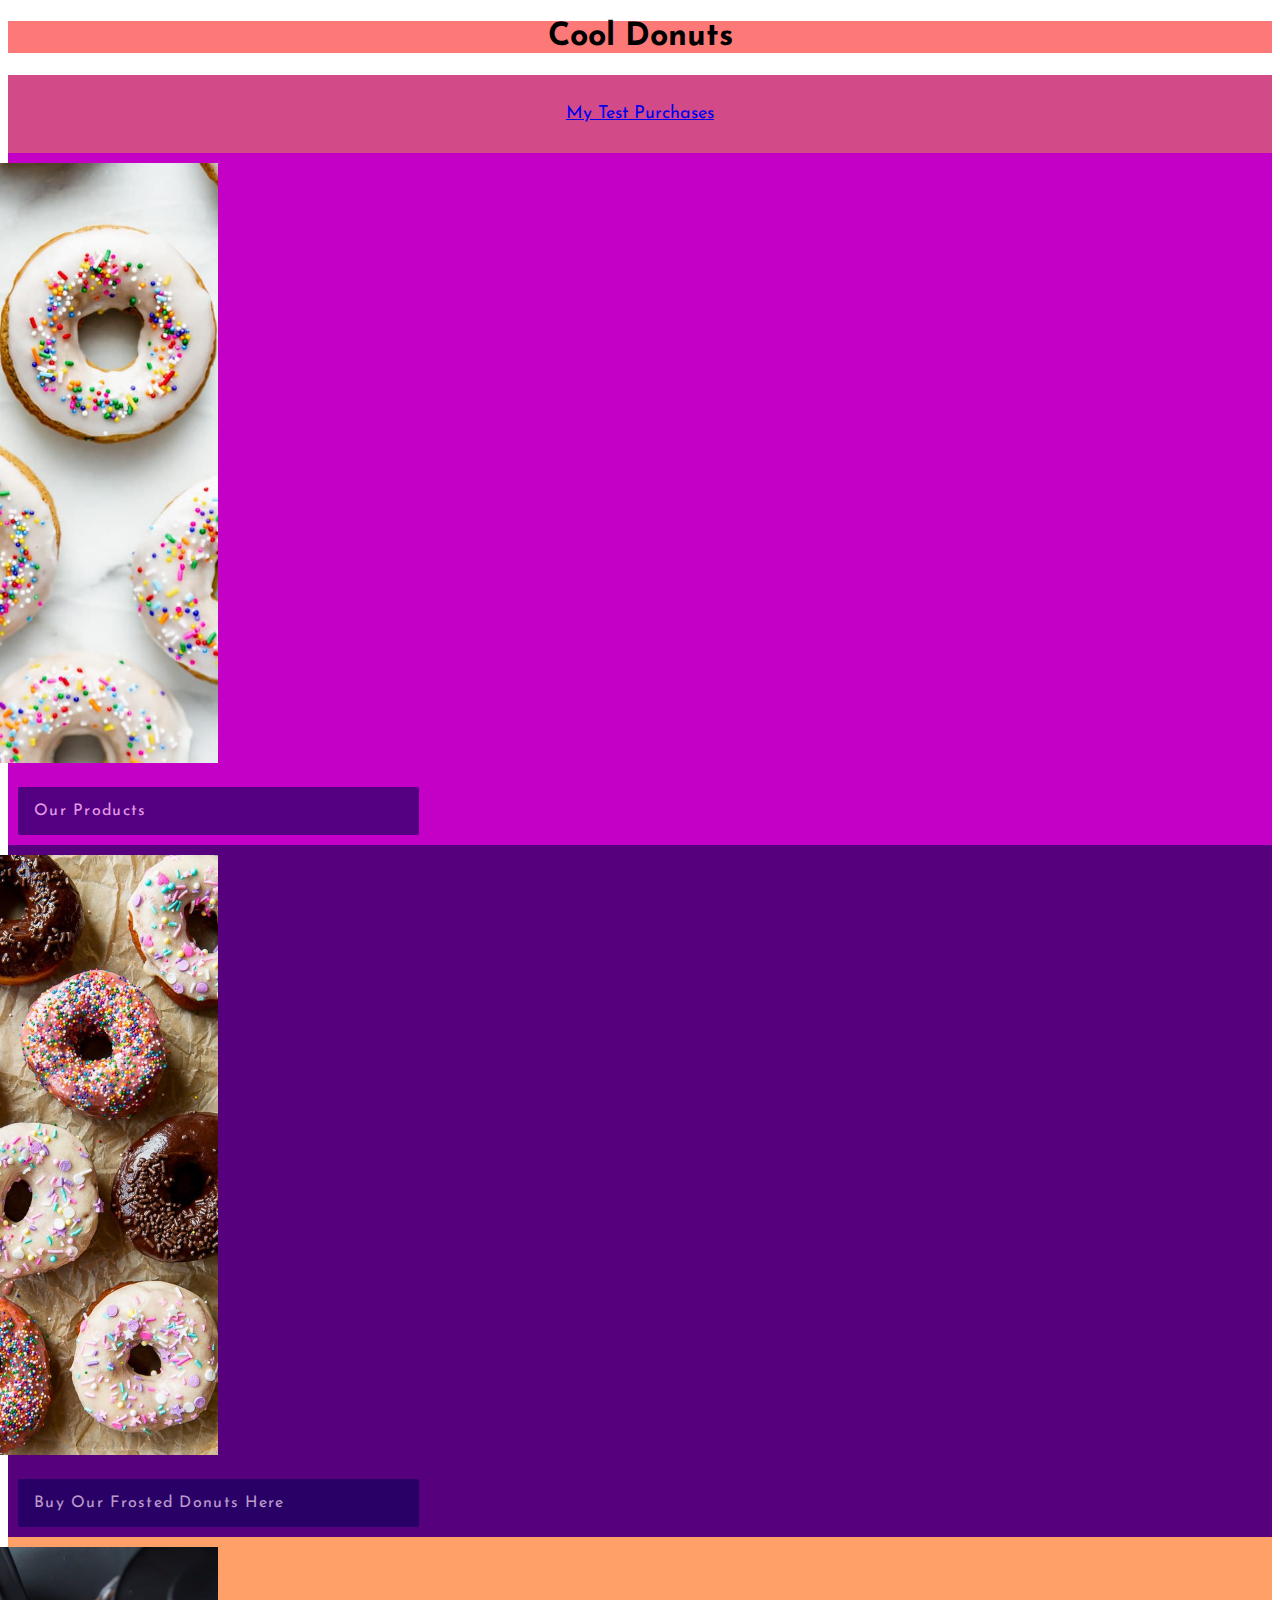
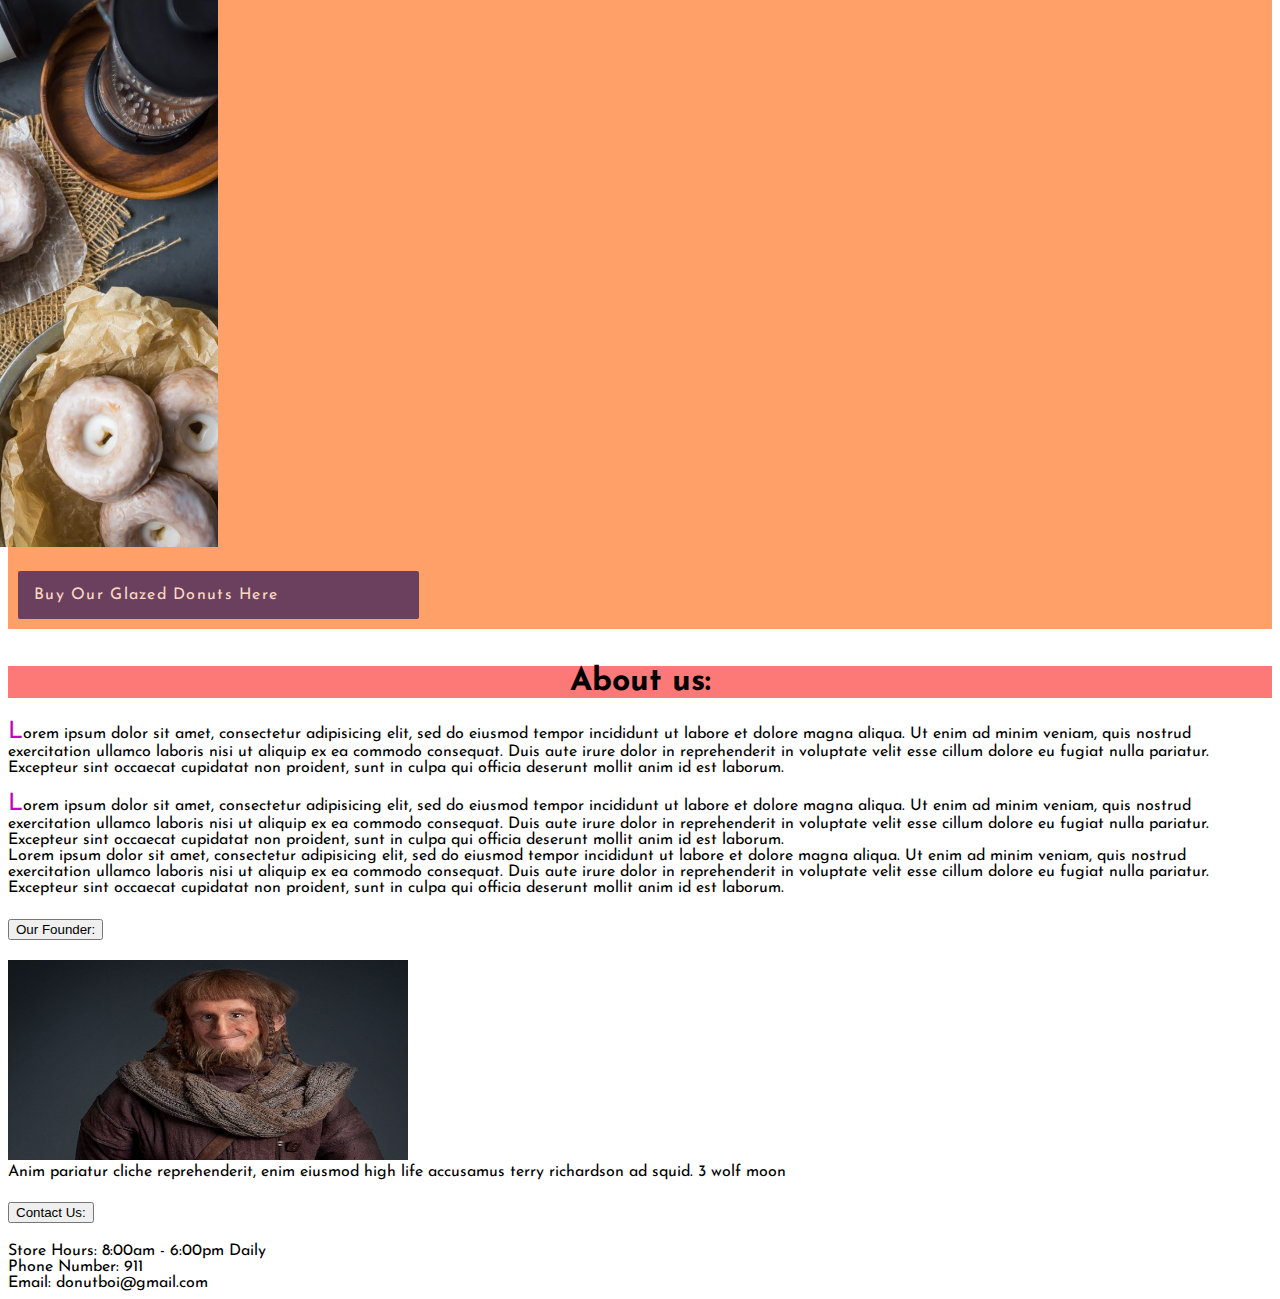
<file: q1/www/index.html>
<!DOCTYPE html>
<html lang="zxx" dir="ltr">

<head>
  <meta charset="utf-8">
  <title>Cool Donuts</title>
  <link rel="icon" href="img/favicon.png" type="image/x-icon" sizes="16x16">
  <link rel="stylesheet" href="https://stackpath.bootstrapcdn.com/bootstrap/4.2.1/css/bootstrap.min.css" integrity="sha384-GJzZqFGwb1QTTN6wy59ffF1BuGJpLSa9DkKMp0DgiMDm4iYMj70gZWKYbI706tWS" crossorigin="anonymous">
  <link rel="stylesheet" href="css/styles.css">
  <script src="https://code.jquery.com/jquery-3.3.1.slim.min.js" integrity="sha384-q8i/X+965DzO0rT7abK41JStQIAqVgRVzpbzo5smXKp4YfRvH+8abtTE1Pi6jizo" crossorigin="anonymous"></script>
  <script src="https://cdnjs.cloudflare.com/ajax/libs/popper.js/1.14.6/umd/popper.min.js" integrity="sha384-wHAiFfRlMFy6i5SRaxvfOCifBUQy1xHdJ/yoi7FRNXMRBu5WHdZYu1hA6ZOblgut" crossorigin="anonymous"></script>
  <script src="https://stackpath.bootstrapcdn.com/bootstrap/4.2.1/js/bootstrap.min.js" integrity="sha384-B0UglyR+jN6CkvvICOB2joaf5I4l3gm9GU6Hc1og6Ls7i6U/mkkaduKaBhlAXv9k" crossorigin="anonymous"></script>
  <link rel="stylesheet" href="https://stackpath.bootstrapcdn.com/font-awesome/4.7.0/css/font-awesome.min.css">
  <link rel="stylesheet" href="https://stackpath.bootstrapcdn.com/bootstrap/4.2.1/css/bootstrap.min.css" integrity="sha384-GJzZqFGwb1QTTN6wy59ffF1BuGJpLSa9DkKMp0DgiMDm4iYMj70gZWKYbI706tWS" crossorigin="anonymous">
  <script src="https://cdnjs.cloudflare.com/ajax/libs/jquery/3.3.1/jquery.min.js"></script>
  <script src="https://cdnjs.cloudflare.com/ajax/libs/popper.js/1.14.6/umd/popper.min.js" integrity="sha384-wHAiFfRlMFy6i5SRaxvfOCifBUQy1xHdJ/yoi7FRNXMRBu5WHdZYu1hA6ZOblgut" crossorigin="anonymous"></script>
  <script src="https://stackpath.bootstrapcdn.com/bootstrap/4.2.1/js/bootstrap.min.js" integrity="sha384-B0UglyR+jN6CkvvICOB2joaf5I4l3gm9GU6Hc1og6Ls7i6U/mkkaduKaBhlAXv9k" crossorigin="anonymous"></script>
  <script src="http://wlu-cp202.appspot.com/CP202/Fall2019/shopping_cart_v1/cart.js" async></script>
  <script>
    localStorage.checkoutURL = 'checkout.html';
  </script>
</head>

<body>
  <h1>
    Cool Donuts <br>
  </h1>
  <div class="header"><a href="orders/index.html">My Test Purchases</a></div>
  <div class="container-fluid px-0">
    <div id="carouselExampleControls" data-interval="false" class="carousel slide" data-ride="carousel">
      <div class="carousel-inner bg-info" role="listbox">
        <div style="background:#c400c6" class="carousel-item active">
          <div class="d-flex align-items-center justify-content-center min-vh-100">
            <div class="column left">
              <img src="img/donuts.jpg" alt="Donuts" class="justify-content-center d-block h-100" style="margin-left: -200px;" width="400">
            </div>

            <div class="column right">
              <a href="products/index.html" class="cta">Our Products</a>
            </div>

          </div>
        </div>
        <div style="background:#57007e" class="carousel-item">
          <div class="d-flex align-items-center justify-content-center min-vh-100">
            <div class="column left">
              <img src="img/frosted.jpg" alt="Frosted Donuts" class="justify-content-center d-block h-100" style="margin-left: -200px;" width="400">
            </div>

            <div class="column right">
              <a href="frosted/index.html" class="cta">Buy Our Frosted Donuts Here</a>
            </div>

          </div>
        </div>
        <div style="background:#ffa069" class="carousel-item">
          <div class="d-flex align-items-center justify-content-center min-vh-100">
            <div class="column left">
              <img src="img/glazed.jpg" alt="Glazed Donuts" class="justify-content-center d-block h-100" style="margin-left: -200px" width="400">
            </div>

            <div class="column left">
              <a href="glazed/index.html" class="cta">Buy Our Glazed Donuts Here</a>
            </div>
          </div>
        </div>
      </div>
      <a class="carousel-control-prev" href="#carouselExampleControls" role="button" data-slide="prev">
        <span class="carousel-control-prev-icon" aria-hidden="true"></span>
        <span class="sr-only">Previous</span>
      </a>
      <a class="carousel-control-next" href="#carouselExampleControls" role="button" data-slide="next">
        <span class="carousel-control-next-icon" aria-hidden="true"></span>
        <span class="sr-only">Next</span>
      </a>
    </div>
  </div>
  <div class="container">
    <div class="row">
      <div class="col-sm">
        <br>
        <h1>About us:</h1>
        <p>
          Lorem ipsum dolor sit amet, consectetur adipisicing elit, sed do eiusmod tempor incididunt ut labore
          et dolore magna aliqua. Ut enim ad minim veniam, quis nostrud exercitation ullamco laboris nisi ut
          aliquip ex ea commodo consequat. Duis aute irure dolor in reprehenderit in voluptate velit esse cillum
          dolore eu fugiat nulla pariatur. Excepteur sint occaecat cupidatat non proident, sunt in culpa qui
          officia deserunt mollit anim id est laborum.
        </p>

        <p>
          Lorem ipsum dolor sit amet, consectetur adipisicing elit, sed do eiusmod tempor incididunt ut labore
          et dolore magna aliqua. Ut enim ad minim veniam, quis nostrud exercitation ullamco laboris nisi ut
          aliquip ex ea commodo consequat. Duis aute irure dolor in reprehenderit in voluptate velit esse cillum
          dolore eu fugiat nulla pariatur. Excepteur sint occaecat cupidatat non proident, sunt in culpa qui
          officia deserunt mollit anim id est laborum.

          <br>
          Lorem ipsum dolor sit amet, consectetur adipisicing elit, sed do eiusmod tempor incididunt ut labore
          et dolore magna aliqua. Ut enim ad minim veniam, quis nostrud exercitation ullamco laboris nisi ut
          aliquip ex ea commodo consequat. Duis aute irure dolor in reprehenderit in voluptate velit esse cillum
          dolore eu fugiat nulla pariatur. Excepteur sint occaecat cupidatat non proident, sunt in culpa qui
          officia deserunt mollit anim id est laborum.
        </p>
      </div>
    </div>
  </div>
  <div class="container py-4">
    <div class="accordion" id="accordionExample">
      <div class="card">
        <div class="card-header" id="founder">
          <h2 class="mb-0">
            <button class="btn btn-link collapsed" type="button" data-toggle="collapse" data-target="#collapseOne" aria-expanded="false" aria-controls="collapseOne">
              Our Founder:
            </button>
          </h2>
        </div>
        <div id="collapseOne" class="collapse show" data-parent="#accordionExample">
          <div class="card-body">
            <img src="img/founder.jpg" alt="Picture of our Founder" height="200" width="400"><br>
            Anim pariatur cliche reprehenderit, enim eiusmod high life accusamus terry richardson ad squid. 3 wolf moon
          </div>
        </div>
      </div>
      <div class="card">
        <div class="card-header" id="contact">
          <h2 class="mb-0">
            <button class="btn btn-link collapsed" type="button" data-toggle="collapse" data-target="#collapseTwo" aria-expanded="false" aria-controls="collapseTwo">
              Contact Us:
            </button>
          </h2>
        </div>
        <div id="collapseTwo" class="collapse" data-parent="#accordionExample">
          <div class="card-body">
            Store Hours: 8:00am - 6:00pm Daily <br>
            Phone Number: 911 <br>
            Email: donutboi@gmail.com
          </div>
        </div>
      </div>
    </div>
  </div>
</body>

</html>
</file>
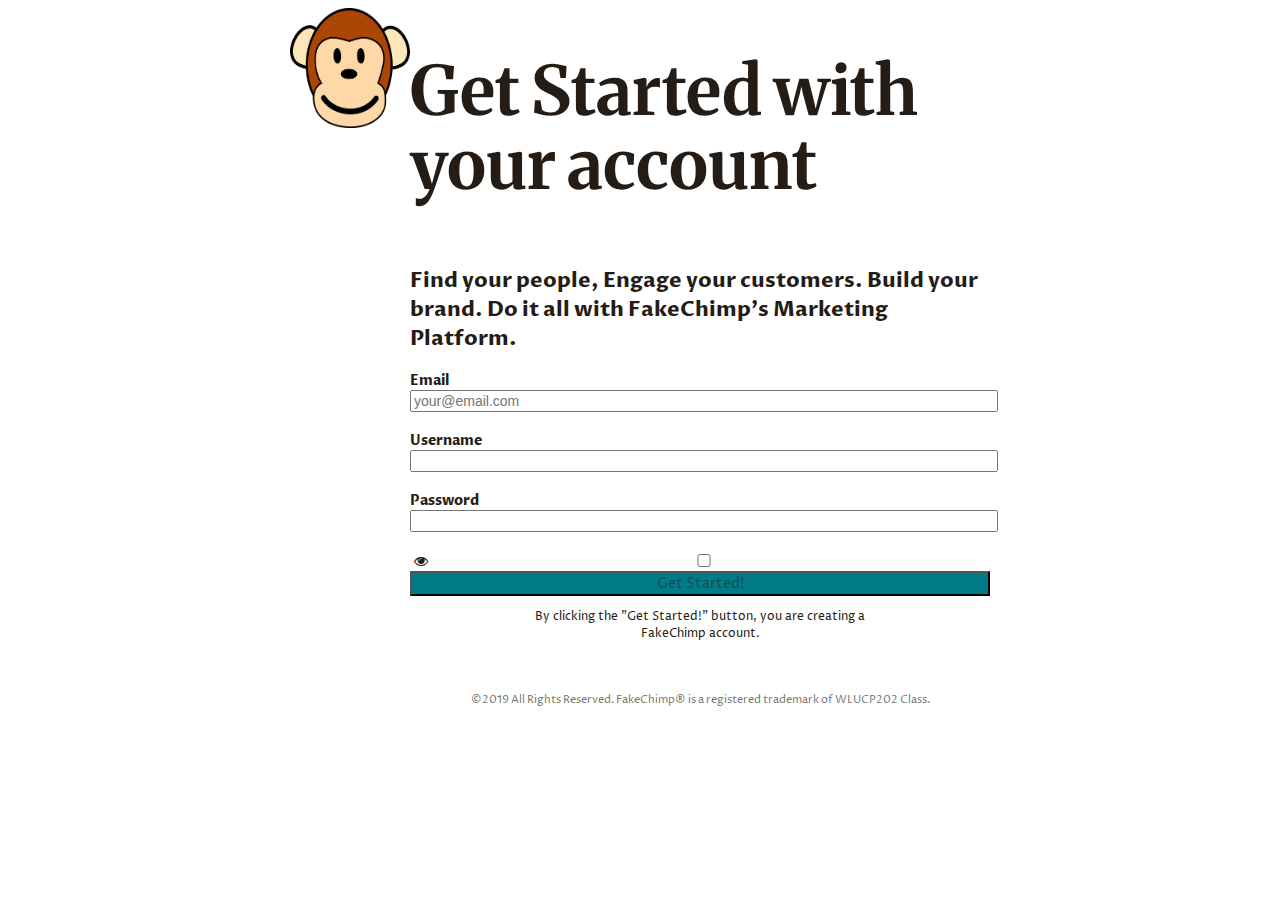
<file: q2/www/index.html>
<!DOCTYPE html>
<html lang="en" dir="ltr">

<head>
  <meta charset="utf-8">
  <title>FakeChimp's Registration Form</title>
  <link rel="stylesheet" href="https://stackpath.bootstrapcdn.com/font-awesome/4.7.0/css/font-awesome.min.css">  <link rel="stylesheet" href="css/styles.css">
  <meta name='viewport' content='width=device-width, initial-scale=1.0, maximum-scale=1.0' />
  <link rel="icon" href="img/favicon-16x16.png" type="image/x-icon" sizes="16x16">
  <script src="js/app.js" async></script>
</head>

<body>
  <div class="container">
    <div class="image">
      <img src="img/logo.png" class="logo" height="120" width="120" alt="silly monkey">
      <img src="img/logoBW.png" class="logoBW" height="120" width="120" alt="silly greyscale monkey">
    </div>
    <div class="header">
      <h1>Get Started with your account</h1>
    </div>
    <div class="form">
      <h2>Find your people, Engage your customers. Build your brand. Do it all with FakeChimp's Marketing Platform.</h2>
      <form id="form" action="http://cp202-server.appspot.com/register" onsubmit="return validateForm()" method="post">
        <div class="form_title">
          Email
        </div>
        <input type="text" name="email" id="email" placeholder="your@email.com" required><br><br>
        <div class="form_title">
          Username
        </div>
        <input type="text" name="username" id="username" required><br><br>
        <div class="form_title">
          Password
        </div>
        <input type="password" name="password" id="password" required><br><br>
        <input type="checkbox" class="fa fa-eye" aria-hidden="true" onclick="reveal()">
        <input type="hidden" name="student_id" id="student_id" value="181512590">
        <input type="submit" class="button" name="submit" id="submit" onsubmit="validateForm()" value="Get Started!">
      </form>
      <p>By clicking the "Get Started!" button, you are creating a FakeChimp account.</p><br><br>
      <div class="footer">
        ©2019 All Rights Reserved. FakeChimp® is a registered trademark of WLUCP202 Class.
      </div>
    </div>
  </div>
</body>

</html>
</file>
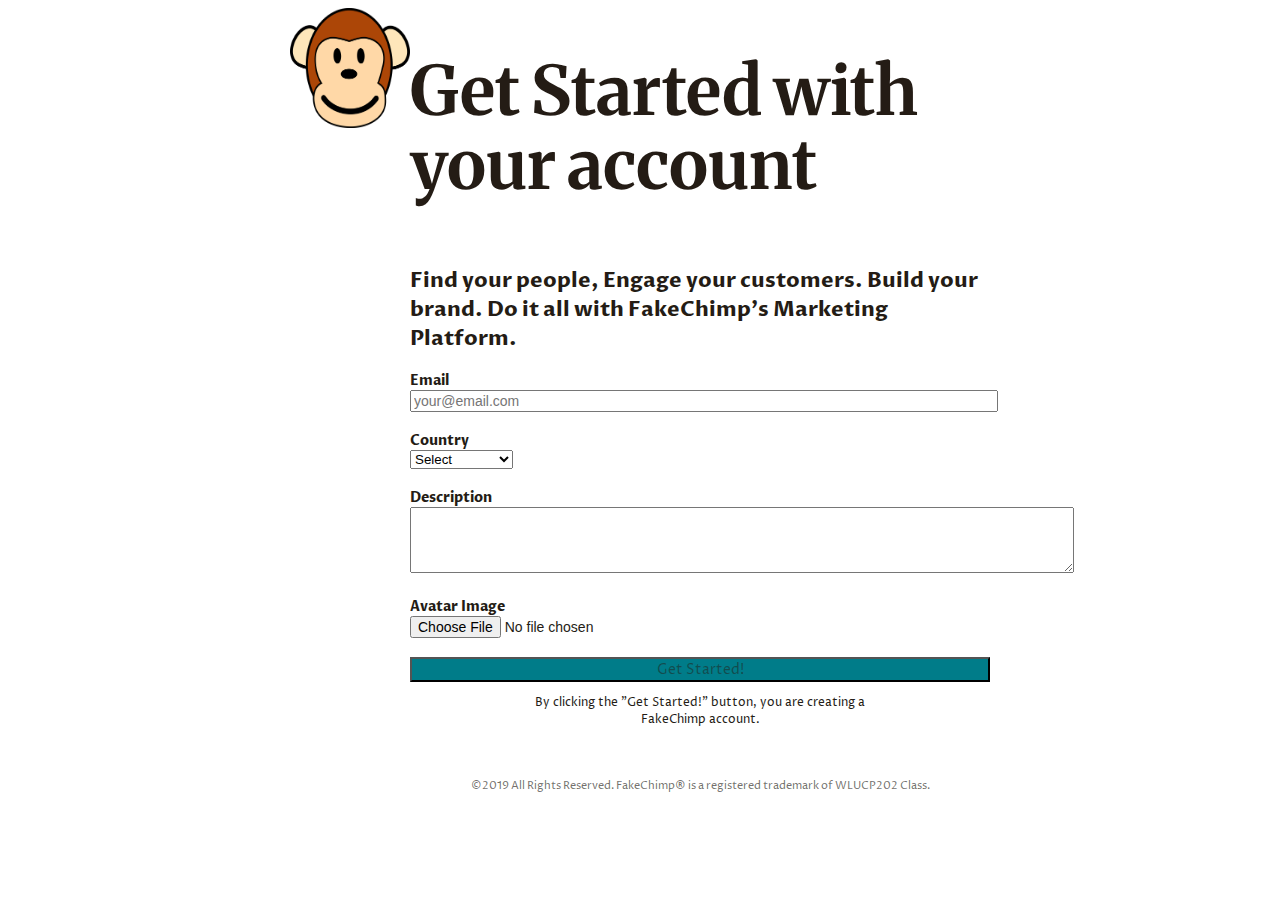
<file: q3/www/index.html>
<!DOCTYPE html>
<html lang="en" dir="ltr">

<head>
  <meta charset="utf-8">
  <title>FakeChimp's Registration Form</title>
  <link rel="stylesheet" href="css/styles.css">
  <meta name='viewport' content='width=device-width, initial-scale=1.0, maximum-scale=1.0' />
  <link rel="icon" href="img/favicon-16x16.png" type="image/x-icon" sizes="16x16">
  <script src="js/app.js"></script>
</head>

<body>
  <div class="container">
    <div class="image">
      <img src="img/logo.png" class="logo" height="120" width="120" alt="silly monkey">
      <img src="img/logoBW.png" class="logoBW" height="120" width="120" alt="silly greyscale monkey">
    </div>
    <div class="header">
      <h1>Get Started with your account</h1>
    </div>
    <div class="form">
      <h2>Find your people, Engage your customers. Build your brand. Do it all with FakeChimp's Marketing Platform.</h2>
      <form id="form" action="http://cp202-server.appspot.com/register_with_image" onsubmit="return validateEmail()" method="post" enctype="multipart/form-data">
        <div class="form_title">
          Email
        </div>
        <input type="text" id="email" name="email" placeholder="your@email.com" required><br><br>
        <div class="form_title">
          Country
        </div>
        <select id="country" name="country" required>
          <option value="">Select</option>
          <option value="Canada">Canada</option>
          <option value="United States">United States</option>
        </select>
        <br><br>
        <div class="form_title">
          Description
        </div>
        <textarea name="description" id="description" rows="4" cols="80" required></textarea>
        <br><br>
        <div class="form_title">
          Avatar Image
        </div>
        <input type="file" id="avatar" name="avatarImage" required><br><br>
        <input type="hidden" name="student_id" id="student_id" value="181512590">
        <input type="submit" class="button" name="submit" id="submit" onsubmit="validateEmail()" value="Get Started!">
      </form>
      <p>By clicking the "Get Started!" button, you are creating a FakeChimp account.</p><br><br>
      <div class="footer">
        ©2019 All Rights Reserved. FakeChimp® is a registered trademark of WLUCP202 Class.
      </div>
    </div>
  </div>
</body>

</html>
</file>
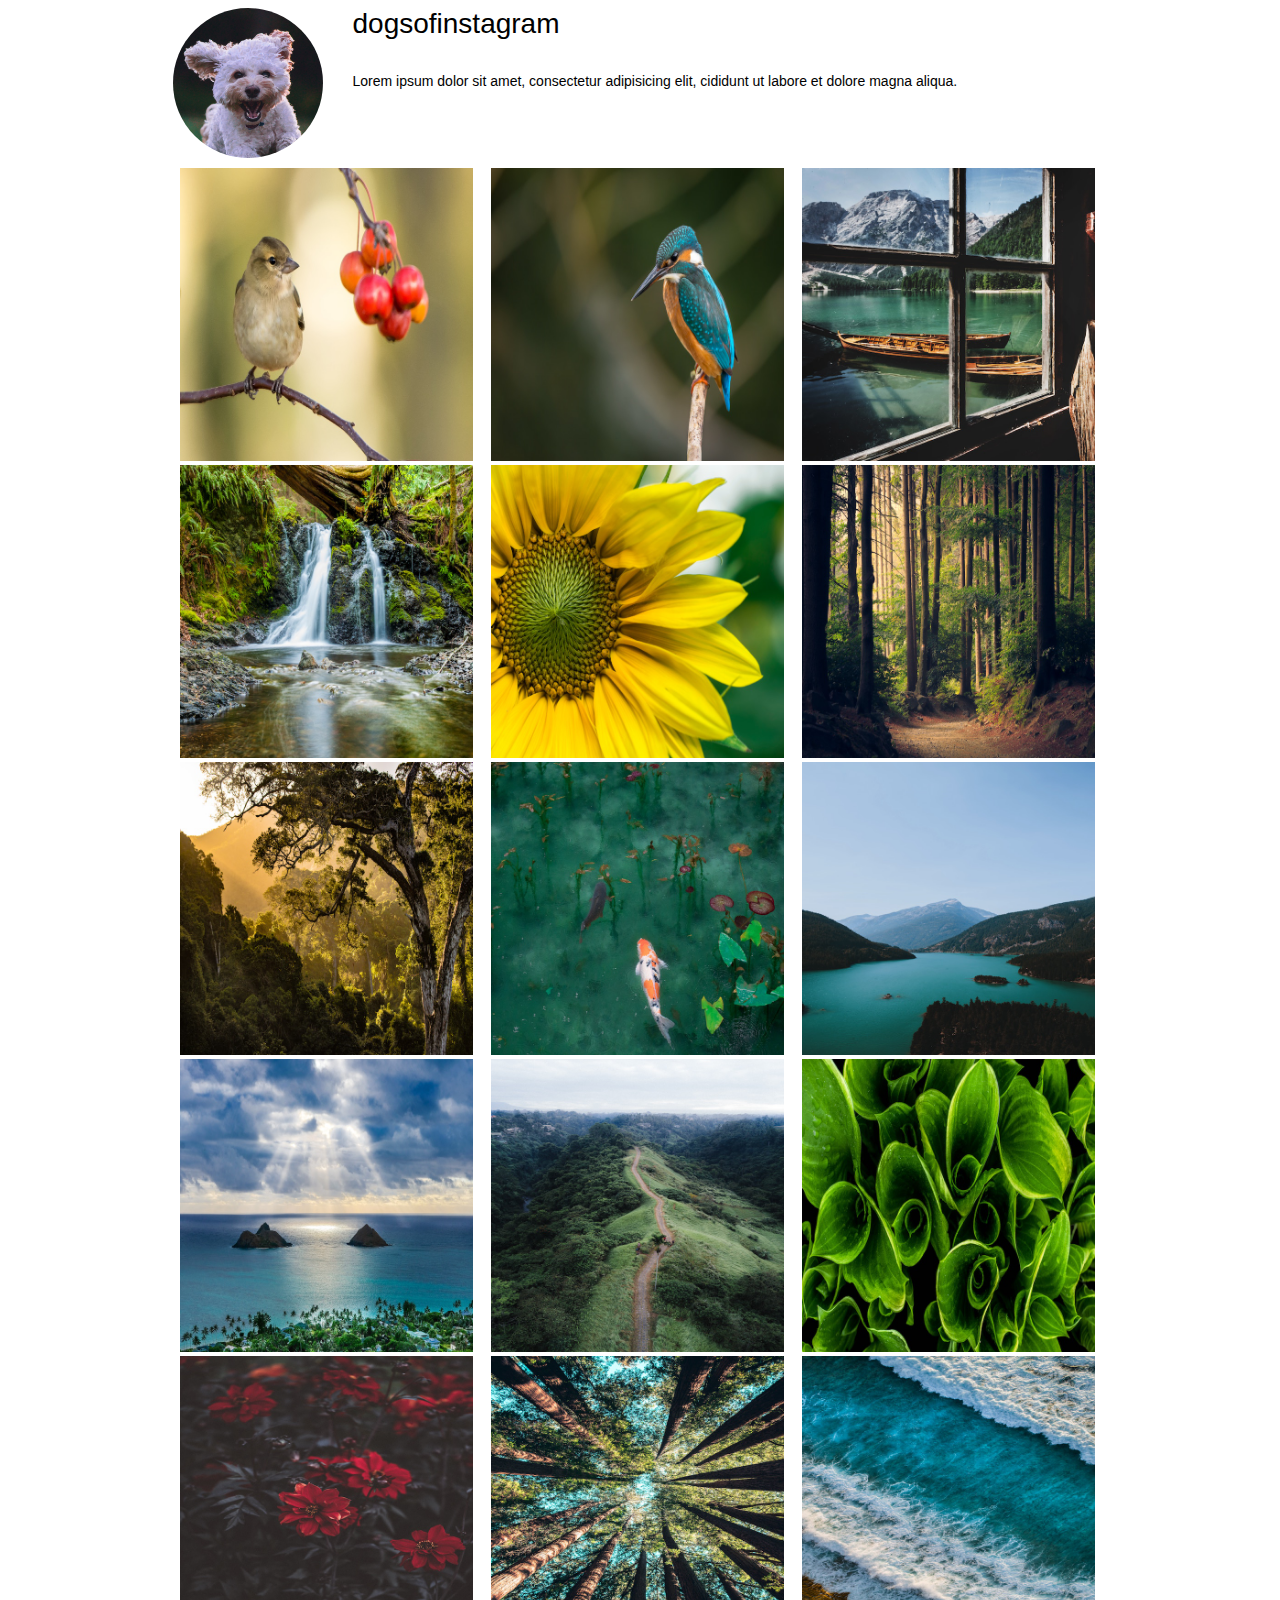
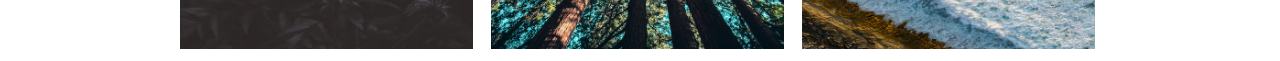
<file: q4/www/index.html>
<!DOCTYPE html>
<html lang="en" dir="ltr">

<head>
  <meta charset="utf-8">
  <meta name='viewport' content='width=device-width, initial-scale=1.0, maximum-scale=1.0' />
  <link rel="icon" href="img/favicon-16x16.png" type="image/x-icon" sizes="16x16">
  <link rel="stylesheet" href="css/styles.css">
  <title>Fakestagram</title>
</head>

<body>
  <div class="container">
    <img src='img/avatar.jpg' class="profileimg" alt="doggy">
    <div class="profileHeader">
      dogsofinstagram
    </div>
    <div class="profileDesc">
      Lorem ipsum dolor sit amet, consectetur adipisicing elit, cididunt ut labore et dolore magna aliqua.
    </div>
    <div class="posts">
      <img src='img/bird.jpg' class="img" alt="bird">
      <img src='img/blue.jpg' class="img" alt="blue">
      <img src='img/boat.jpg' class="img" alt="boat">
      <img src='img/falls.jpg' class="img" alt="falls">
      <img src='img/flower.jpg' class="img" alt="flower">
      <img src='img/forest.jpg' class="img" alt="forest">
      <img src='img/jungle.jpg' class="img" alt="jungle">
      <img src='img/koi.jpg' class="img" alt="koi">
      <img src='img/lake.jpg' class="img" alt="lake">
      <img src='img/ocean.jpg' class="img" alt="ocean">
      <img src='img/path.jpg' class="img" alt="path">
      <img src='img/plants.jpg' class="img" alt="plants">
      <img src='img/red.jpg' class="img" alt="red">
      <img src='img/trees.jpg' class="img" alt="trees">
      <img src='img/waves.jpg' class="img" alt="waves">
    </div>
  </div>
</body>

</html>
</file>
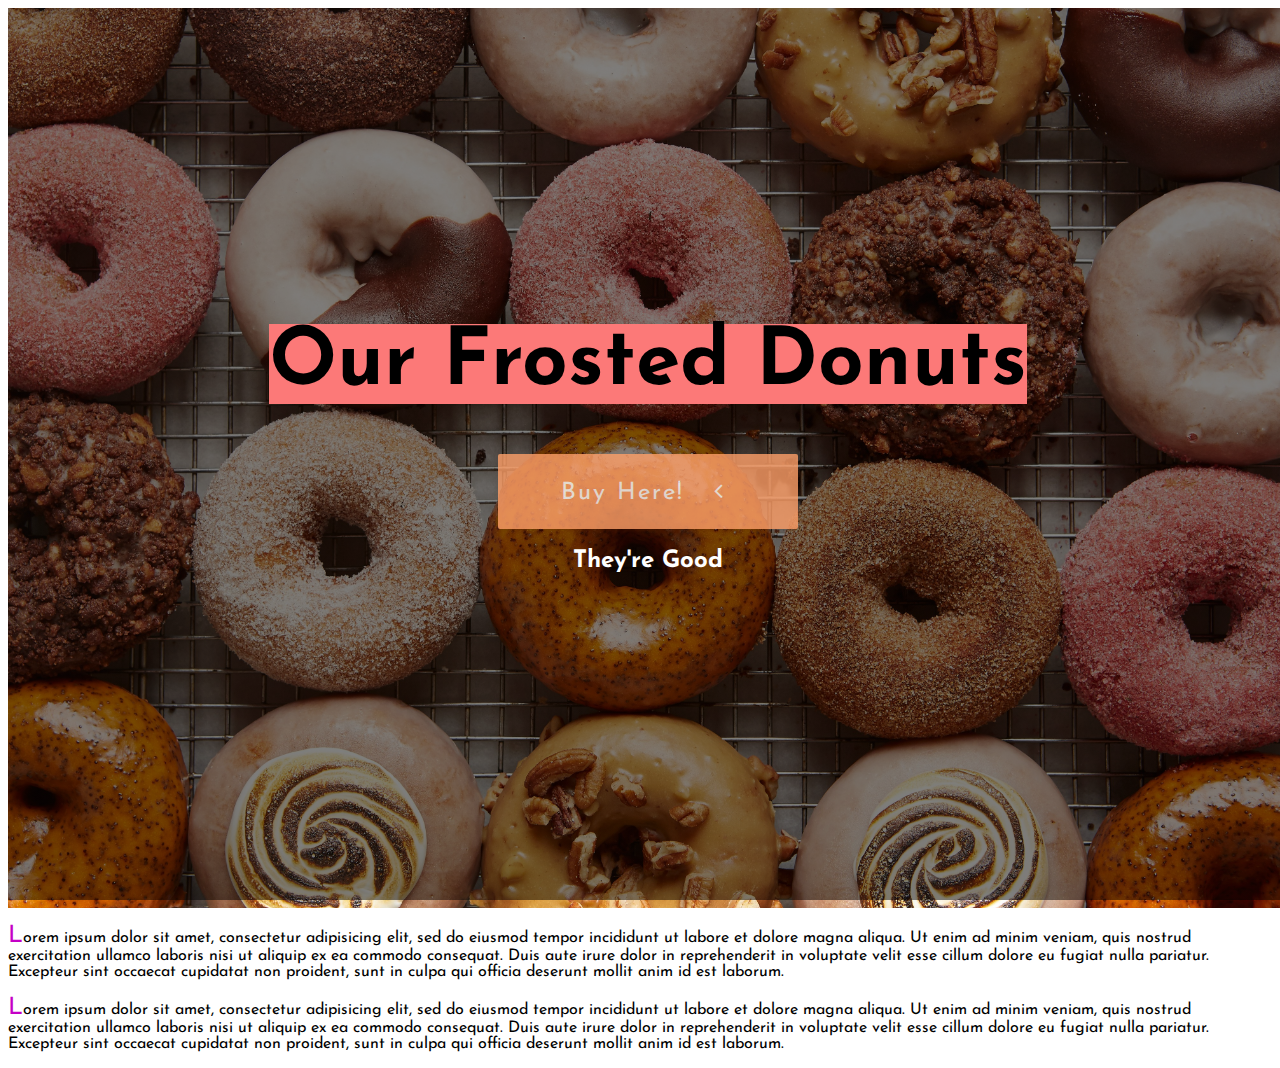
<file: q1/www/frosted/index.html>
<!DOCTYPE html>
<html lang="en" dir="ltr">

<head>
  <meta charset="utf-8">
  <title>Cool Donuts</title>
  <link rel="icon" href="../img/favicon.png" type="image/x-icon" sizes="16x16">
  <link rel="stylesheet" href="http://maxcdn.bootstrapcdn.com/font-awesome/4.3.0/css/font-awesome.min.css">
  <link rel="stylesheet" href="../css/styles.css">
  <link rel="stylesheet" href="https://stackpath.bootstrapcdn.com/font-awesome/4.7.0/css/font-awesome.min.css">
  <link rel="stylesheet" href="https://stackpath.bootstrapcdn.com/bootstrap/4.2.1/css/bootstrap.min.css" integrity="sha384-GJzZqFGwb1QTTN6wy59ffF1BuGJpLSa9DkKMp0DgiMDm4iYMj70gZWKYbI706tWS" crossorigin="anonymous">
  <script src="https://cdnjs.cloudflare.com/ajax/libs/jquery/3.3.1/jquery.min.js"></script>
  <script src="https://cdnjs.cloudflare.com/ajax/libs/popper.js/1.14.6/umd/popper.min.js" integrity="sha384-wHAiFfRlMFy6i5SRaxvfOCifBUQy1xHdJ/yoi7FRNXMRBu5WHdZYu1hA6ZOblgut" crossorigin="anonymous"></script>
  <script src="https://stackpath.bootstrapcdn.com/bootstrap/4.2.1/js/bootstrap.min.js" integrity="sha384-B0UglyR+jN6CkvvICOB2joaf5I4l3gm9GU6Hc1og6Ls7i6U/mkkaduKaBhlAXv9k" crossorigin="anonymous"></script>
  <script src="http://wlu-cp202.appspot.com/CP202/Fall2019/shopping_cart_v1/cart.js" async></script>
    <script>localStorage.checkoutURL = '../checkout.html';</script>
</head>

<body>
  <section class="hero">
    <div class="hero-inner">
      <h1>Our Frosted Donuts</h1>
      <a href="#" onclick="clientAddItemToCart({prodName: 'Frosted Donut', prodDesc: 'Sooooo Good', prodPrice: '750.00', prodQty: '1'});" class="cta">Buy Here! <i style="margin-left:10px" class=" fa fa-angle-left fa-fw"></i></a>
      <h2> They're Good</h2>
    </div>
  </section>

  <main>
    <p>Lorem ipsum dolor sit amet, consectetur adipisicing elit, sed do eiusmod tempor incididunt ut labore et dolore magna aliqua. Ut enim ad minim veniam, quis nostrud exercitation ullamco laboris nisi ut aliquip ex ea commodo consequat. Duis aute
      irure dolor in reprehenderit in voluptate velit esse cillum dolore eu fugiat nulla pariatur. Excepteur sint occaecat cupidatat non proident, sunt in culpa qui officia deserunt mollit anim id est laborum.</p>
    <p>Lorem ipsum dolor sit amet, consectetur adipisicing elit, sed do eiusmod tempor incididunt ut labore et dolore magna aliqua. Ut enim ad minim veniam, quis nostrud exercitation ullamco laboris nisi ut aliquip ex ea commodo consequat. Duis aute
      irure dolor in reprehenderit in voluptate velit esse cillum dolore eu fugiat nulla pariatur. Excepteur sint occaecat cupidatat non proident, sunt in culpa qui officia deserunt mollit anim id est laborum.</p>
  </main>
</body>

</html>
</file>
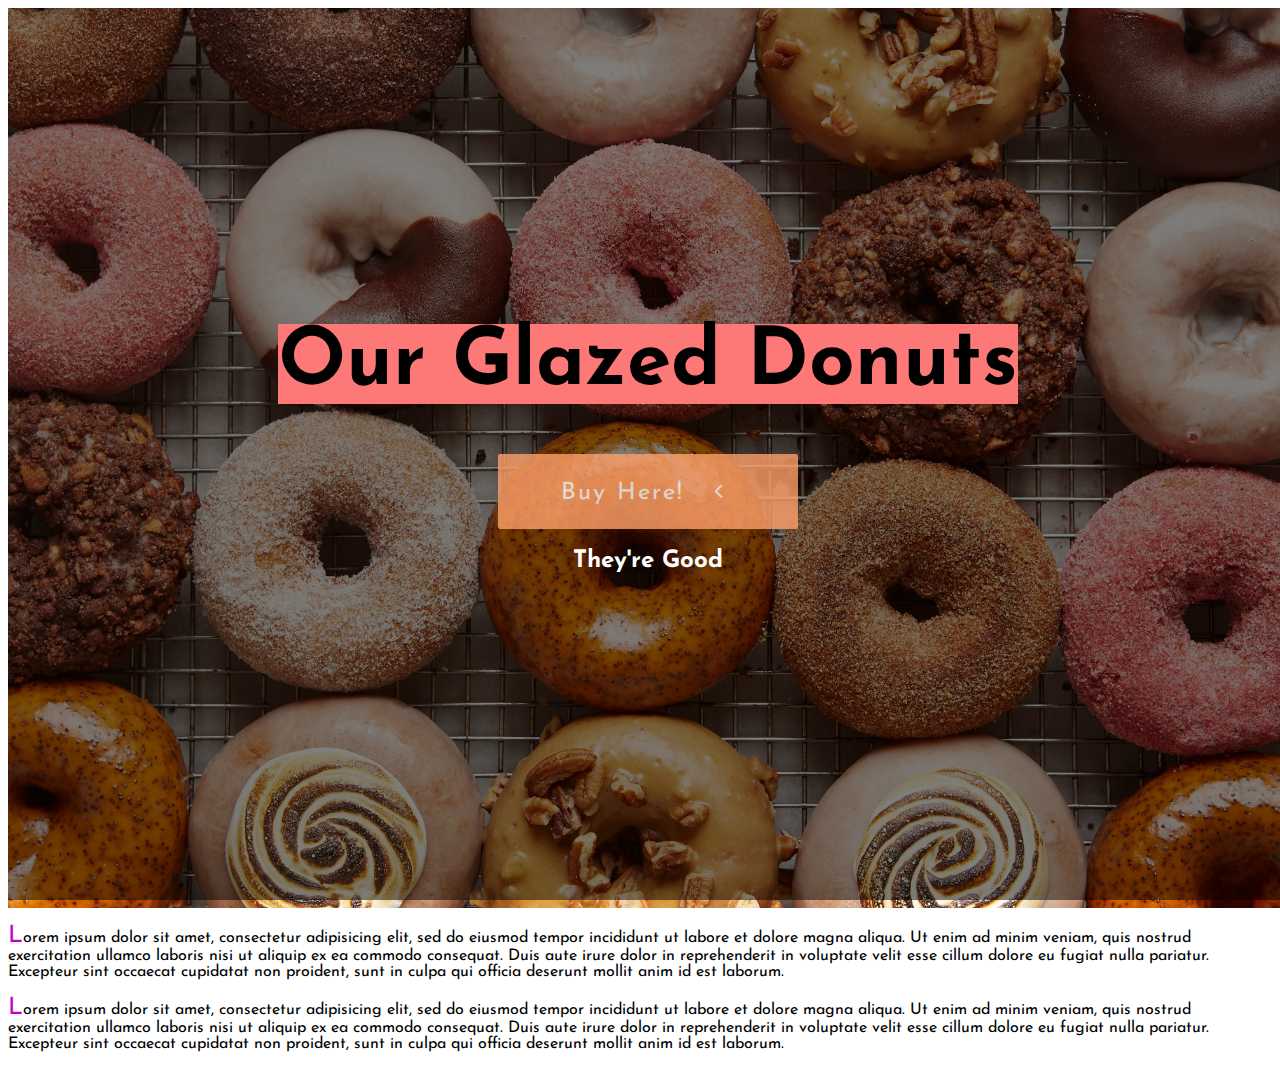
<file: q1/www/glazed/index.html>
<!DOCTYPE html>
<html lang="en" dir="ltr">

<head>
  <meta charset="utf-8">
  <title>Cool Donuts</title>
  <link rel="icon" href="../img/favicon.png" type="image/x-icon" sizes="16x16">
  <link rel="stylesheet" href="http://maxcdn.bootstrapcdn.com/font-awesome/4.3.0/css/font-awesome.min.css">
  <link rel="stylesheet" href="../css/styles.css">
  <link rel="stylesheet" href="https://stackpath.bootstrapcdn.com/font-awesome/4.7.0/css/font-awesome.min.css">
  <link rel="stylesheet" href="https://stackpath.bootstrapcdn.com/bootstrap/4.2.1/css/bootstrap.min.css" integrity="sha384-GJzZqFGwb1QTTN6wy59ffF1BuGJpLSa9DkKMp0DgiMDm4iYMj70gZWKYbI706tWS" crossorigin="anonymous">
  <script src="https://cdnjs.cloudflare.com/ajax/libs/jquery/3.3.1/jquery.min.js"></script>
  <script src="https://cdnjs.cloudflare.com/ajax/libs/popper.js/1.14.6/umd/popper.min.js" integrity="sha384-wHAiFfRlMFy6i5SRaxvfOCifBUQy1xHdJ/yoi7FRNXMRBu5WHdZYu1hA6ZOblgut" crossorigin="anonymous"></script>
  <script src="https://stackpath.bootstrapcdn.com/bootstrap/4.2.1/js/bootstrap.min.js" integrity="sha384-B0UglyR+jN6CkvvICOB2joaf5I4l3gm9GU6Hc1og6Ls7i6U/mkkaduKaBhlAXv9k" crossorigin="anonymous"></script>
  <script src="http://wlu-cp202.appspot.com/CP202/Fall2019/shopping_cart_v1/cart.js" async></script>
  <script>
    localStorage.checkoutURL = '../checkout.html';
  </script>
</head>

<body>
  <section class="hero">
    <div class="hero-inner">
      <h1>Our Glazed Donuts</h1>
      <a href="#" onclick="clientAddItemToCart({prodName: 'Glazed Donut', prodDesc: 'Sooooooo Good', prodPrice: '800.00', prodQty: '1'});" class="cta">Buy Here! <i style="margin-left:10px" class=" fa fa-angle-left fa-fw"></i></a>
      <h2> They're Good</h2>
    </div>
  </section>

  <main>
    <p>Lorem ipsum dolor sit amet, consectetur adipisicing elit, sed do eiusmod tempor incididunt ut labore et dolore magna aliqua. Ut enim ad minim veniam, quis nostrud exercitation ullamco laboris nisi ut aliquip ex ea commodo consequat. Duis aute
      irure dolor in reprehenderit in voluptate velit esse cillum dolore eu fugiat nulla pariatur. Excepteur sint occaecat cupidatat non proident, sunt in culpa qui officia deserunt mollit anim id est laborum.</p>
    <p>Lorem ipsum dolor sit amet, consectetur adipisicing elit, sed do eiusmod tempor incididunt ut labore et dolore magna aliqua. Ut enim ad minim veniam, quis nostrud exercitation ullamco laboris nisi ut aliquip ex ea commodo consequat. Duis aute
      irure dolor in reprehenderit in voluptate velit esse cillum dolore eu fugiat nulla pariatur. Excepteur sint occaecat cupidatat non proident, sunt in culpa qui officia deserunt mollit anim id est laborum.</p>
  </main>
</body>

</html>
</file>
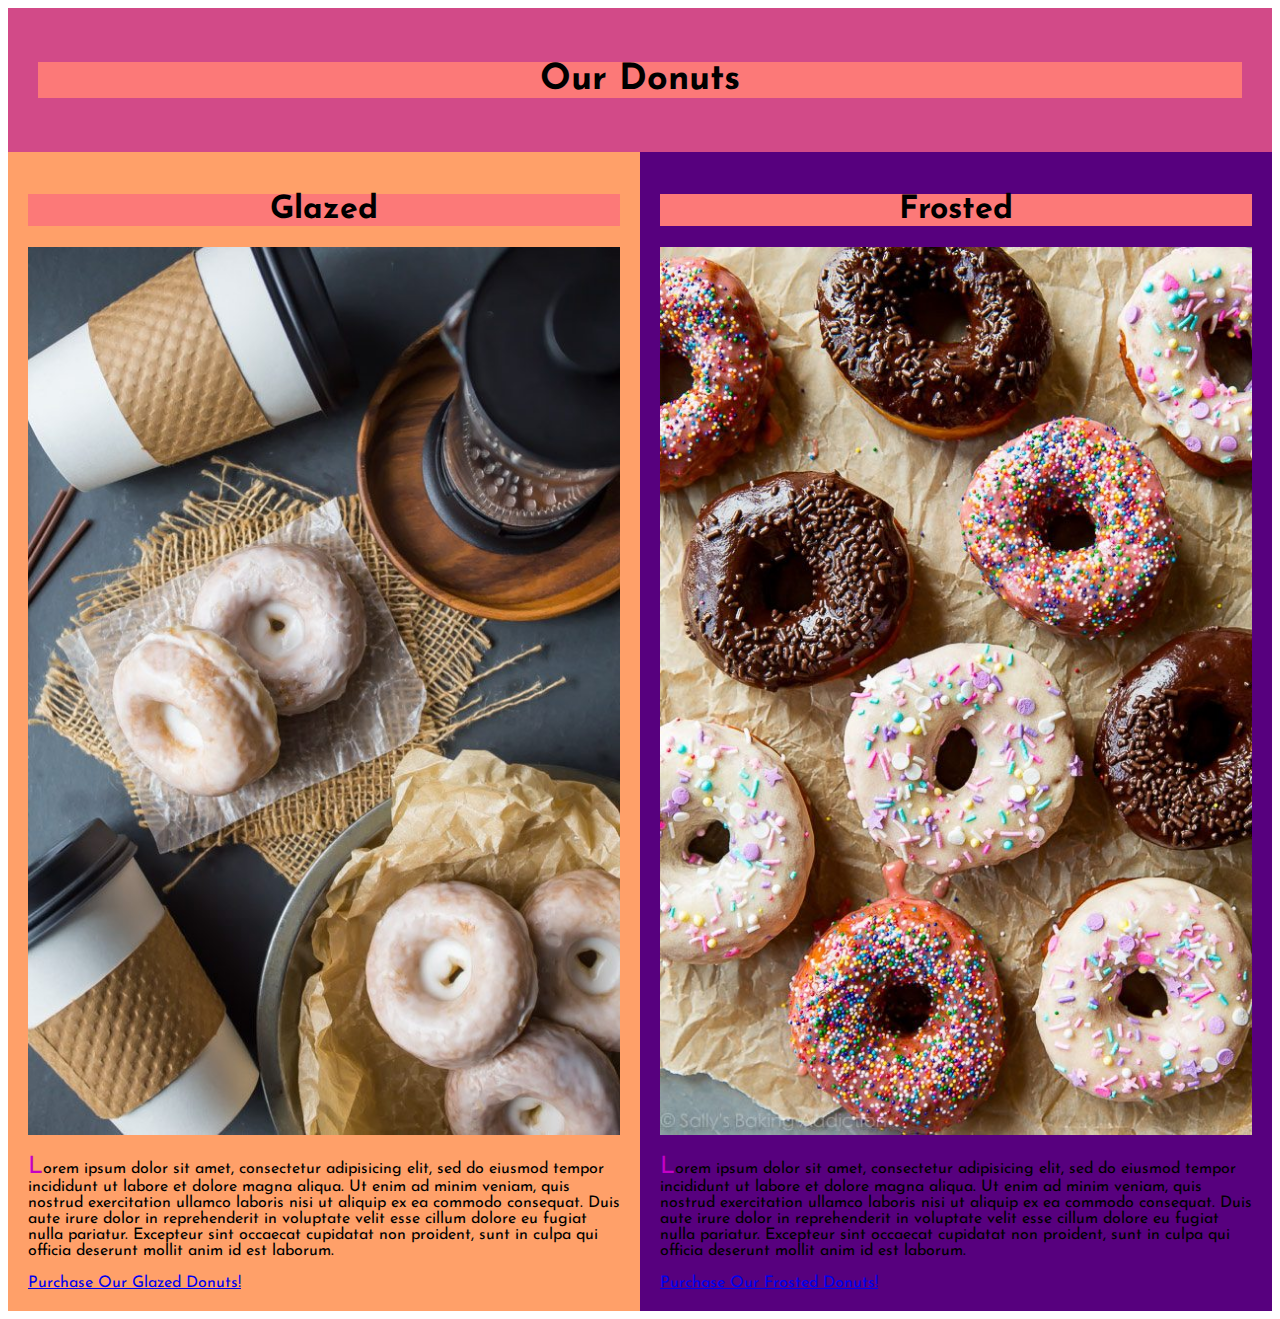
<file: q1/www/products/index.html>
<!DOCTYPE html>
<html lang="en">

<head>
  <title>Cool Donuts</title>
  <meta charset="utf-8">
  <link rel="icon" href="../img/favicon.png" type="image/x-icon" sizes="16x16">
  <meta name="viewport" content="width=device-width, initial-scale=1">
  <link rel="stylesheet" href="../css/styles.css">
  <link rel="stylesheet" href="https://stackpath.bootstrapcdn.com/font-awesome/4.7.0/css/font-awesome.min.css">
  <link rel="stylesheet" href="https://stackpath.bootstrapcdn.com/bootstrap/4.2.1/css/bootstrap.min.css" integrity="sha384-GJzZqFGwb1QTTN6wy59ffF1BuGJpLSa9DkKMp0DgiMDm4iYMj70gZWKYbI706tWS" crossorigin="anonymous">
  <script src="https://cdnjs.cloudflare.com/ajax/libs/jquery/3.3.1/jquery.min.js"></script>
  <script src="https://cdnjs.cloudflare.com/ajax/libs/popper.js/1.14.6/umd/popper.min.js" integrity="sha384-wHAiFfRlMFy6i5SRaxvfOCifBUQy1xHdJ/yoi7FRNXMRBu5WHdZYu1hA6ZOblgut" crossorigin="anonymous"></script>
  <script src="https://stackpath.bootstrapcdn.com/bootstrap/4.2.1/js/bootstrap.min.js" integrity="sha384-B0UglyR+jN6CkvvICOB2joaf5I4l3gm9GU6Hc1og6Ls7i6U/mkkaduKaBhlAXv9k" crossorigin="anonymous"></script>
  <script src="http://wlu-cp202.appspot.com/CP202/Fall2019/shopping_cart_v1/cart.js" async></script>
    <script>localStorage.checkoutURL = '../checkout.html';</script>
</head>

<body>
  <header>
    <h1>Our Donuts</h1>
  </header>

  <main>
    <section>
      <div class="left-column">
        <h1>Glazed</h1>
        <img src="../img/glazed.jpg" alt="Glazed Donuts">
        <p>Lorem ipsum dolor sit amet, consectetur adipisicing elit, sed do eiusmod tempor incididunt ut labore et dolore magna aliqua. Ut enim ad minim veniam, quis nostrud exercitation ullamco laboris nisi ut aliquip ex ea commodo consequat.
          Duis
          aute irure dolor in reprehenderit in voluptate velit esse cillum dolore eu fugiat nulla pariatur. Excepteur sint occaecat cupidatat non proident, sunt in culpa qui officia deserunt mollit anim id est laborum.</p>
        <a href="../glazed/index.html">Purchase Our Glazed Donuts!</a>
      </div>

      <div class="right-column">
        <h1>Frosted</h1>
        <img src="../img/frosted.jpg" alt="Frosted Donuts">
        <p>Lorem ipsum dolor sit amet, consectetur adipisicing elit, sed do eiusmod tempor incididunt ut labore et dolore magna aliqua. Ut enim ad minim veniam, quis nostrud exercitation ullamco laboris nisi ut aliquip ex ea commodo consequat.
          Duis
          aute irure dolor in reprehenderit in voluptate velit esse cillum dolore eu fugiat nulla pariatur. Excepteur sint occaecat cupidatat non proident, sunt in culpa qui officia deserunt mollit anim id est laborum.</p>
        <a href="../frosted/index.html">Purchase Our Frosted Donuts!</a>
      </div>
    </section>
  </main>
</body>

</html>
</file>
<file: q1/www/css/styles.css>
@import url('https://fonts.googleapis.com/css?family=Josefin+Sans&display=swap');

html {
  font-family: Josefin Sans, sans-serif !important;
}

.cta {
  /* Positioning and sizing */
  display: block;
  width: 220;
  opacity: .6;
  /* Padding and margins */
  padding: 1em;
  margin-left: auto;
  margin-right: auto;
  /* Text styles */
  color: white;
  text-decoration: none;
  font-size: 1.0em;
  letter-spacing: 0.08em;
  font-family: Josefin Sans, sans-serif;
  /* Border styles */
  border-radius: 2px;
  /* Background styles */
  background-color: #090057;
}

.cta:hover {
  color: white;
  opacity: 1.0;
  text-decoration: none;
  text-shadow: none;
  border: none;
}

* {
  box-sizing: border-box;
}

/* Create three equal columns that floats next to each other */
.column {
  float: auto;
  padding: 10px;
}

.left, .right {
  width: 33.3%;
}

.middle {
  middle: 33.3%;
}

.carousel .item {
  background-color: #090057;
}

h1 {
  font-family: Josefin Sans, sans-serif;
  background-color: #fc7978;
  color: black;
  text-align: center;
}

p {
  font-family: Josefin Sans, sans-serif;
}

body {
  font-family: Josefin Sans, sans-serif !important;
}

header {
  background-color: #d24a88;
  padding: 30px;
  text-align: center;
  font-size: 18px;
  color: white;
}

.header {
  background-color: #d24a88;
  padding: 30px;
  text-align: center;
  font-size: 18px;
  color: white;
}

p:first-letter {
  color: #c400c6;
  font-size: 24px;
}

.left-column {
  float: left;
  width: 50%;
  background: #ffa069;
  padding: 20px;
}

.left-column img {
  width: 100%;
}

.right-column {
  float: left;
  padding: 20px;
  width: 50%;
  background-color: #57007e;
}

.right-column img {
  width: 100%;
}

/* Clear floats after the columns */
section:after {
  content: "";
  display: table;
  clear: both;
}

/* Stack columns */
@media (max-width: 600px) {
  .left-column, .middle-column, .right-column {
    width: 100%;
    height: auto;
  }
}

.hero {
  /* Sizing */
  width: 100vw;
  height: 100vh;
  /* Flexbox stuff */
  display: flex;
  justify-content: center;
  align-items: center;
  /* Text styles */
  text-align: center;
  color: white;
  /* Background styles */
  background-image: linear-gradient(rgba(0, 0, 0, 0.5), rgba(0, 0, 0, 0.5)), url('../img/donuts2.jpg');
  background-size: cover;
  background-position: center center;
  background-repeat: no-repeat;
  background-attachment: fixed;
}

.hero a:hover {
  color: white;
  opacity: 1.0;
  text-shadow: none;
  border: none;
}

.hero h1 {
  /* Text styles */
  font-size: 5em;
  /* Margins */
  margin-top: 0;
  margin-bottom: 0.5em;
}

.hero .cta {
  /* Positioning and sizing */
  display: block;
  width: 300px;
  opacity: 0.8;
  /* Padding and margins */
  padding: 1em;
  margin-top: 50px;
  margin-left: auto;
  margin-right: auto;
  /* Text styles */
  color: white;
  text-decoration: none;
  font-size: 1.5em;
  letter-spacing: 0.08em;
  font-family: Josefin Sans, sans-serif;
  /* Border styles */
  border-radius: 2px;
  /* Background styles */
  background-color: #ffa069;
}

/* <CHECKOUT_CART> */
.item {
  background: #090057 !important;
  color: green !important;
}

#item-name {
  color: white;
}

#item-description {
  color: white;
}

#item-quantity {
  color: white;
}

#item-price {
  color: white;
}

#item-quantity {
  color: white;
}

#cart-total {
  background: #57007e;
}

#cart-total-subtotal {
  color: white;
}

#cart-total-hst {
  color: white;
}

#cart-total-amount {
  color: white;
}

.white-text {
  color: white;
}

/* </CHECKOUT_CART> */
</file>
<file: q2/www/css/styles.css>
@import url('https://fonts.googleapis.com/css?family=Merriweather');
@import url('https://fonts.googleapis.com/css?family=Proza+Libre');

@media only screen and (max-width: 960px) {
  .container {
    width: 700px;
    height: 500px;
    margin: auto;
  }

  .logo {
    display: block;
    margin-left: auto;
    margin-right: auto;
    display: none;
  }

  .logoBW {
    display: block;
    margin-left: auto;
    margin-right: auto;
  }

  .image {
    display: block;
    margin-left: auto;
    margin-right: auto;
    height: 120px;
    width: 580px;
  }

  .header {
    font-family: Merriweather, Georgia, Times, sans-serif;
    font-size: 34px;
    word-spacing: -0.2rem;
    line-height: 1.1;
    color: #241c15;
    width: 580px;
    height: auto;
    margin-left: auto;
    margin-right: auto;
    text-align: center;
  }

  .form {
    font-family: Proza Libre, Helvetica, Arial, Verdana, sans-serif;
    font-size: 14px;
    color: #241c15;
    width: 580px;
    margin-left: auto;
    margin-right: auto;
    text-align: center;
  }

  .form_title {
    font-weight: bold;
    font-size: 14px;
    color: #241c15;
    margin-left: auto;
    margin-right: auto;
    width: 50%;
  }

  input {
    display: block;
    font-size: 14px;
    color: #241c15;
    width: 50%;
    margin-left: auto;
    margin-right: auto;
  }

  .button {
    font-family: Proza Libre, Helvetica, Arial, Verdana, sans-serif;
    font-size: 14px;
    color: rgba(36, 28, 21, 0.5);
    background-color: #007c89;
    width: 43%;
  }

  p {
    width: 60%;
    font-size: 12px;
    color: #241c15;
    margin-left: auto;
    margin-right: auto;
    text-align: center;
  }

  .footer {
    float: none;
    text-align: center;
    font-size: 11px;
    color: rgba(36, 28, 21, 0.65);
  }
}

@media only screen and (min-width: 961px) {
  .container {
    width: 700px;
    height: 500px;
    margin: auto;
  }

  .image {
    margin-left: 0;
    margin-right: 0;
    height: 580px;
    width: 120px;
    float: left;
  }

  .header {
    font-family: Merriweather, Georgia, Times, sans-serif;
    font-size: 34px;
    word-spacing: -0.2rem;
    line-height: 1.1;
    color: #241c15;
    width: 580px;
    height: auto;
    float: right;
  }

  .logo {
    display: block;
    margin-left: auto;
    margin-right: auto;
  }

  .logoBW {
    display: block;
    margin-left: auto;
    margin-right: auto;
    display: none;
  }

  .form {
    font-family: Proza Libre, Helvetica, Arial, Verdana, sans-serif;
    font-size: 14px;
    color: #241c15;
    width: 580px;
    float: right;
  }

  .form_title {
    font-weight: bold;
    font-size: 14px;
    color: #241c15;
  }

  input {
    font-size: 14px;
    color: #241c15;
    width: 100%;
  }

  .button {
    font-family: Proza Libre, Helvetica, Arial, Verdana, sans-serif;
    font-size: 14px;
    color: rgba(36, 28, 21, 0.5);
    background-color: #007c89;
  }

  p {
    width: 60%;
    font-size: 12px;
    color: #241c15;
    text-align: center;
    margin-left: auto;
    margin-right: auto;
  }

  .footer {
    float: none;
    text-align: center;
    font-size: 11px;
    color: rgba(36, 28, 21, 0.65);
  }
}
</file>
<file: q3/www/css/styles.css>
@import url('https://fonts.googleapis.com/css?family=Merriweather');
@import url('https://fonts.googleapis.com/css?family=Proza+Libre');

@media only screen and (max-width: 960px) {
  .container {
    width: 700px;
    height: 500px;
    margin: auto;
  }

  .logo {
    display: block;
    margin-left: auto;
    margin-right: auto;
    display: none;
  }

  .logoBW {
    display: block;
    margin-left: auto;
    margin-right: auto;
  }

  .image {
    display: block;
    margin-left: auto;
    margin-right: auto;
    height: 120px;
    width: 580px;
  }

  .header {
    font-family: Merriweather, Georgia, Times, sans-serif;
    font-size: 34px;
    word-spacing: -0.2rem;
    line-height: 1.1;
    color: #241c15;
    width: 580px;
    height: auto;
    margin-left: auto;
    margin-right: auto;
    text-align: center;
  }

  .form {
    font-family: Proza Libre, Helvetica, Arial, Verdana, sans-serif;
    font-size: 14px;
    color: #241c15;
    width: 580px;
    margin-left: auto;
    margin-right: auto;
    text-align: center;
  }

  .form_title {
    font-weight: bold;
    font-size: 14px;
    color: #241c15;
    margin-left: auto;
    margin-right: auto;
    width: 50%;
  }

  input {
    display: block;
    font-size: 14px;
    color: #241c15;
    width: 50%;
    margin-left: auto;
    margin-right: auto;
  }

  .button {
    font-family: Proza Libre, Helvetica, Arial, Verdana, sans-serif;
    font-size: 14px;
    color: rgba(36, 28, 21, 0.5);
    background-color: #007c89;
    width: 43%;
  }

  p {
    width: 60%;
    font-size: 12px;
    color: #241c15;
    margin-left: auto;
    margin-right: auto;
    text-align: center;
  }

  .footer {
    float: none;
    text-align: center;
    font-size: 11px;
    color: rgba(36, 28, 21, 0.65);
  }
}

@media only screen and (min-width: 961px) {
  .container {
    width: 700px;
    height: 500px;
    margin: auto;
  }

  .image {
    margin-left: 0;
    margin-right: 0;
    height: 580px;
    width: 120px;
    float: left;
  }

  .header {
    font-family: Merriweather, Georgia, Times, sans-serif;
    font-size: 34px;
    word-spacing: -0.2rem;
    line-height: 1.1;
    color: #241c15;
    width: 580px;
    height: auto;
    float: right;
  }

  .logo {
    display: block;
    margin-left: auto;
    margin-right: auto;
  }

  .logoBW {
    display: block;
    margin-left: auto;
    margin-right: auto;
    display: none;
  }

  .form {
    font-family: Proza Libre, Helvetica, Arial, Verdana, sans-serif;
    font-size: 14px;
    color: #241c15;
    width: 580px;
    float: right;
  }

  .form_title {
    font-weight: bold;
    font-size: 14px;
    color: #241c15;
  }

  input {
    font-size: 14px;
    color: #241c15;
    width: 100%;
  }

  .button {
    font-family: Proza Libre, Helvetica, Arial, Verdana, sans-serif;
    font-size: 14px;
    color: rgba(36, 28, 21, 0.5);
    background-color: #007c89;
  }

  p {
    width: 60%;
    font-size: 12px;
    color: #241c15;
    text-align: center;
    margin-left: auto;
    margin-right: auto;
  }

  .footer {
    float: none;
    text-align: center;
    font-size: 11px;
    color: rgba(36, 28, 21, 0.65);
  }
}
</file>
<file: q4/www/css/styles.css>
html {
  font-family: Verdana, Arial;
}

/* Mobile */
@media only screen and (max-width: 400px) {
  .container {
    width:349px;
    margin: 0 auto;
    height: inherit;
  }
  .profileHeader {
    font-size: 28px;
    width: 169px;
    height: 169px;
    margin-left: auto;
    margin-right: auto;
    width: 65%;
  }

  .profileDesc {
    display: none;
  }
  .profileimg {
    display: block;
    margin-left: auto;
    margin-right: auto;
    width: 50%;
    width: 150px;
    height: 150px;
    border-radius: 50%;
  }
}

/* Tablet */
@media only screen and (min-width: 401px) and (max-width: 960px) {
  .container {
    width:642px;
    margin: 0 auto;
    height: inherit;
  }
  .profileHeader {
    float: left;
    font-size: 28px;
    width: 462px;
    height: 65px;
    margin-left: 30px;
  }

  .profileDesc {
    float: left;
    font-size: 14px;
    width: 462px;
    height: 95px;
    margin-left: 30px;
  }
  .profileimg {
    float: left;
    width: 150px;
    height: 150px;
    border-radius: 50%;
  }
}

/* Desktop */
@media only screen and (min-width: 961px) {
  .container {
    width:935px;
    margin: 0 auto;
    height: inherit;
  }
  .profileHeader {
    float: left;
    font-size: 28px;
    width: 755px;
    height: 65px;
    margin-left: 30px;
  }

  .profileDesc {
    float: left;
    font-size: 14px;
    width: 755px;
    height: 95px;
    margin-left: 30px;
  }
  .profileimg {
    float: left;
    width: 150px;
    height: 150px;
    border-radius: 50%;
  }
}


.img {
  width: 293px;
  height: 293px;
  margin-left: 7px;
  margin-right: 7px;
}

.posts {
 flex-wrap: wrap;
}
</file>
